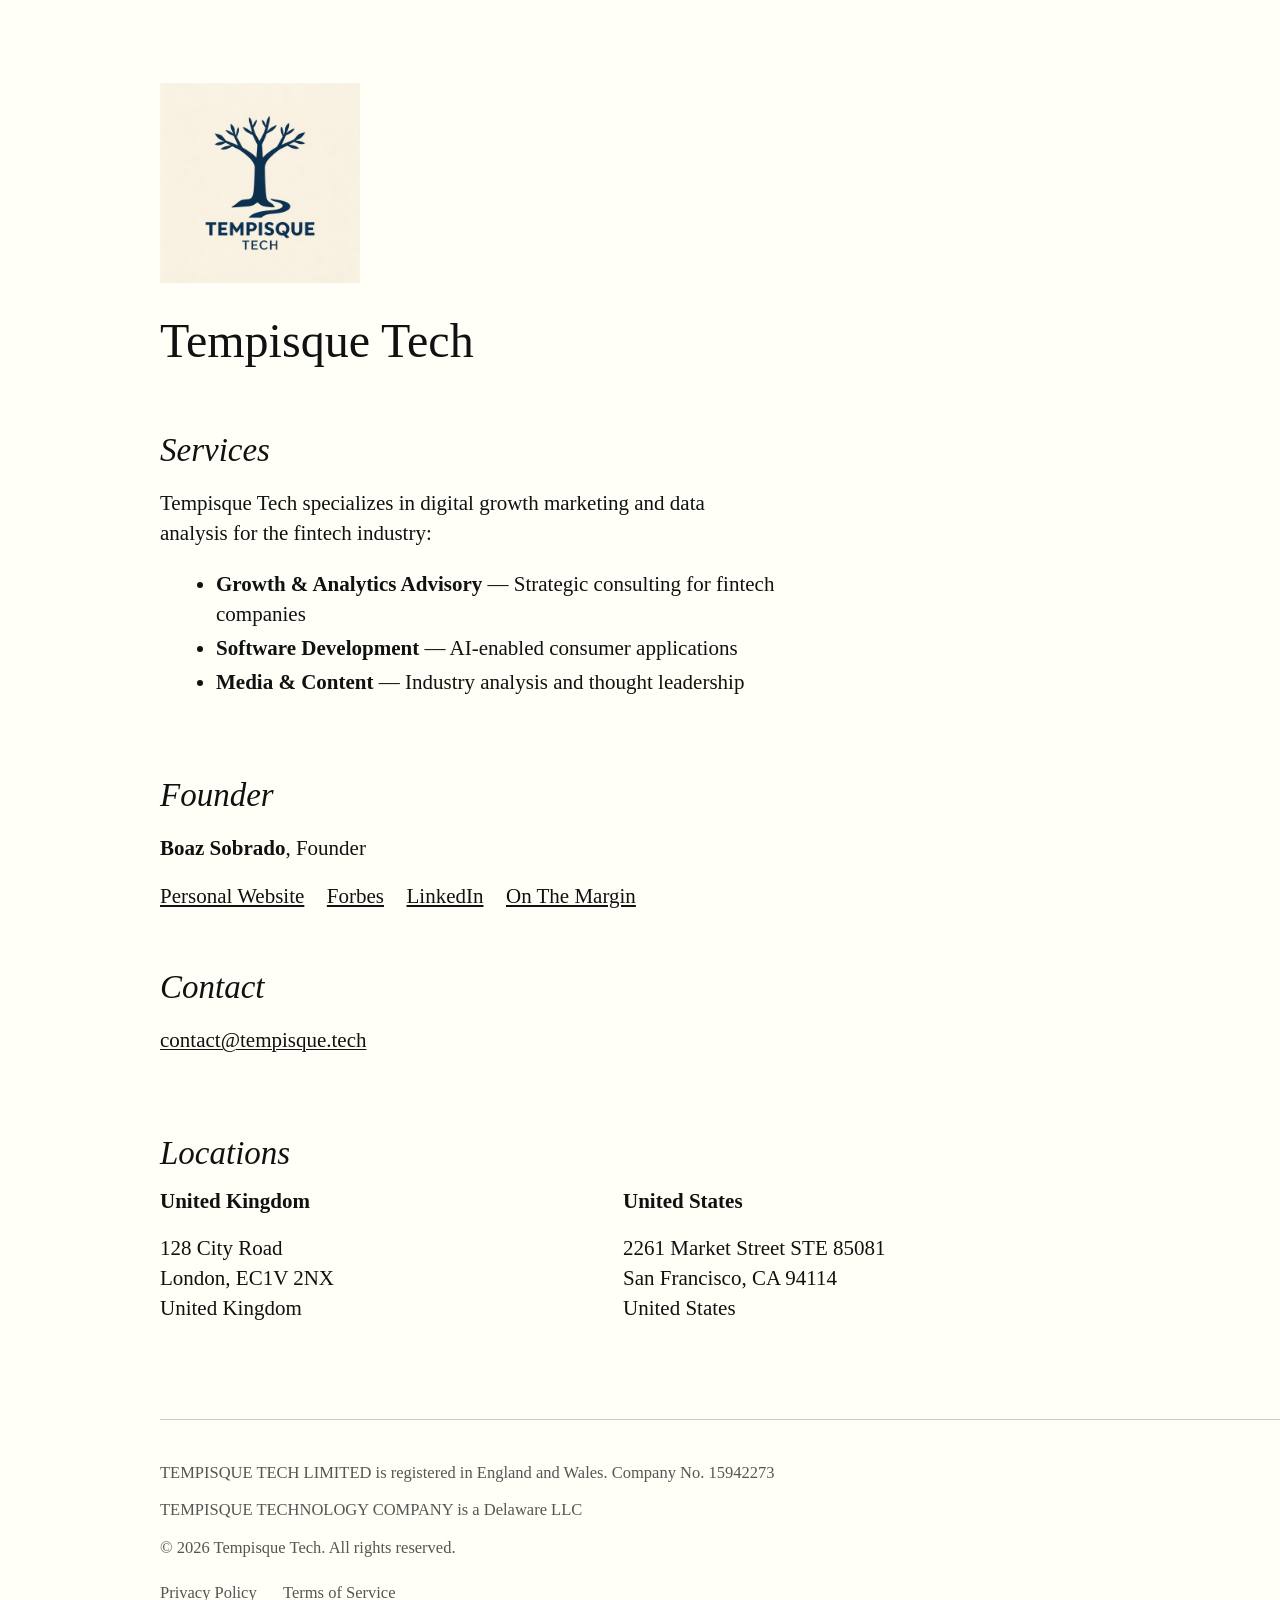
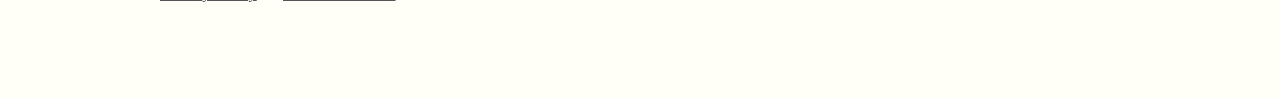
<file: index.html>
<!doctype html>
<html lang="en">
    <head>
        <meta charset="UTF-8" />
        <meta name="viewport" content="width=device-width, initial-scale=1.0" />
        <title>Tempisque Tech | Digital Growth Marketing & Data Analysis</title>
        <meta
            name="description"
            content="Tempisque Tech specializes in digital growth marketing and data analysis for the fintech industry."
        />

        <!-- Open Graph -->
        <meta
            property="og:title"
            content="Tempisque Tech | Digital Growth Marketing & Data Analysis"
        />
        <meta
            property="og:description"
            content="Digital growth marketing and data analysis for fintech. Advisory, software development, and media services."
        />
        <meta property="og:type" content="website" />
        <meta property="og:url" content="https://tempisque.tech" />
        <meta
            property="og:image"
            content="https://tempisque.tech/images/og-image.png"
        />

        <!-- Favicons -->
        <link
            rel="apple-touch-icon"
            sizes="180x180"
            href="images/apple-touch-icon.png"
        />
        <link
            rel="icon"
            type="image/png"
            sizes="32x32"
            href="images/favicon-32x32.png"
        />
        <link
            rel="icon"
            type="image/png"
            sizes="16x16"
            href="images/favicon-16x16.png"
        />
        <link rel="manifest" href="site.webmanifest" />

        <!-- Structured Data -->
        <script type="application/ld+json">
            {
                "@context": "https://schema.org",
                "@type": "Organization",
                "name": "Tempisque Tech",
                "url": "https://tempisque.tech",
                "email": "contact@tempisque.tech",
                "founder": {
                    "@type": "Person",
                    "name": "Boaz Sobrado"
                },
                "address": [
                    {
                        "@type": "PostalAddress",
                        "streetAddress": "128 City Road",
                        "addressLocality": "London",
                        "postalCode": "EC1V 2NX",
                        "addressCountry": "GB"
                    },
                    {
                        "@type": "PostalAddress",
                        "streetAddress": "2261 Market Street STE 85081",
                        "addressLocality": "San Francisco",
                        "addressRegion": "CA",
                        "postalCode": "94114",
                        "addressCountry": "US"
                    }
                ]
            }
        </script>

        <!-- Mixpanel -->
        <script type="text/javascript">
            (function (e, c) {
                if (!c.__SV) {
                    var l, h;
                    window.mixpanel = c;
                    c._i = [];
                    c.init = function (q, r, f) {
                        function t(d, a) {
                            var g = a.split(".");
                            2 == g.length && ((d = d[g[0]]), (a = g[1]));
                            d[a] = function () {
                                d.push(
                                    [a].concat(
                                        Array.prototype.slice.call(
                                            arguments,
                                            0,
                                        ),
                                    ),
                                );
                            };
                        }
                        var b = c;
                        "undefined" !== typeof f
                            ? (b = c[f] = [])
                            : (f = "mixpanel");
                        b.people = b.people || [];
                        b.toString = function (d) {
                            var a = "mixpanel";
                            "mixpanel" !== f && (a += "." + f);
                            d || (a += " (stub)");
                            return a;
                        };
                        b.people.toString = function () {
                            return b.toString(1) + ".people (stub)";
                        };
                        l =
                            "disable time_event track track_pageview track_links track_forms track_with_groups add_group set_group remove_group register register_once alias unregister identify name_tag set_config reset opt_in_tracking opt_out_tracking has_opted_in_tracking has_opted_out_tracking clear_opt_in_out_tracking start_batch_senders start_session_recording stop_session_recording people.set people.set_once people.unset people.increment people.append people.union people.track_charge people.clear_charges people.delete_user people.remove".split(
                                " ",
                            );
                        for (h = 0; h < l.length; h++) t(b, l[h]);
                        var n = "set set_once union unset remove delete".split(
                            " ",
                        );
                        b.get_group = function () {
                            function d(p) {
                                a[p] = function () {
                                    b.push([
                                        g,
                                        [p].concat(
                                            Array.prototype.slice.call(
                                                arguments,
                                                0,
                                            ),
                                        ),
                                    ]);
                                };
                            }
                            for (
                                var a = {},
                                    g = ["get_group"].concat(
                                        Array.prototype.slice.call(
                                            arguments,
                                            0,
                                        ),
                                    ),
                                    m = 0;
                                m < n.length;
                                m++
                            )
                                d(n[m]);
                            return a;
                        };
                        c._i.push([q, r, f]);
                    };
                    c.__SV = 1.2;
                    var k = e.createElement("script");
                    k.type = "text/javascript";
                    k.async = !0;
                    k.src =
                        "undefined" !== typeof MIXPANEL_CUSTOM_LIB_URL
                            ? MIXPANEL_CUSTOM_LIB_URL
                            : "file:" === e.location.protocol &&
                                "//cdn.mxpnl.com/libs/mixpanel-2-latest.min.js".match(
                                    /^\/\//,
                                )
                              ? "https://cdn.mxpnl.com/libs/mixpanel-2-latest.min.js"
                              : "//cdn.mxpnl.com/libs/mixpanel-2-latest.min.js";
                    e = e.getElementsByTagName("script")[0];
                    e.parentNode.insertBefore(k, e);
                }
            })(document, window.mixpanel || []);

            mixpanel.init("7dad878a01f10ee891e561cc780f1b2f", {
                autocapture: true,
                record_sessions_percent: 100,
                ignore_dnt: true,
            });
        </script>

        <link rel="stylesheet" href="css/tufte.css" />
        <link rel="stylesheet" href="css/custom.css" />
    </head>
    <body>
        <article>
            <header>
                <img
                    src="images/tempisque_tech_logo.jpeg"
                    alt="Tempisque Tech"
                    class="logo"
                />
                <h1>Tempisque Tech</h1>
            </header>

            <section id="services">
                <h2>Services</h2>
                <p>
                    Tempisque Tech specializes in digital growth marketing and
                    data analysis for the fintech industry:
                </p>
                <ul>
                    <li>
                        <strong>Growth & Analytics Advisory</strong> — Strategic
                        consulting for fintech companies
                    </li>
                    <li>
                        <strong>Software Development</strong> — AI-enabled
                        consumer applications
                    </li>
                    <li>
                        <strong>Media & Content</strong> — Industry analysis and
                        thought leadership
                    </li>
                </ul>
            </section>

            <section id="founder">
                <h2>Founder</h2>
                <p><strong>Boaz Sobrado</strong>, Founder</p>
                <nav class="profile-links">
                    <a
                        href="https://boazsobrado.com/"
                        target="_blank"
                        rel="noopener"
                        >Personal Website</a
                    >
                    <a
                        href="https://www.forbes.com/sites/boazsobrado/"
                        target="_blank"
                        rel="noopener"
                        >Forbes</a
                    >
                    <a
                        href="https://www.linkedin.com/in/boazsobrado/"
                        target="_blank"
                        rel="noopener"
                        >LinkedIn</a
                    >
                    <a
                        href="https://www.on-the-margin.com/"
                        target="_blank"
                        rel="noopener"
                        >On The Margin</a
                    >
                </nav>
            </section>

            <section id="contact">
                <h2>Contact</h2>
                <p class="contact-email">
                    <a href="mailto:contact@tempisque.tech"
                        >contact@tempisque.tech</a
                    >
                </p>
            </section>

            <section id="locations">
                <h2>Locations</h2>
                <div class="addresses">
                    <div class="address">
                        <h3>United Kingdom</h3>
                        <p>
                            128 City Road<br />
                            London, EC1V 2NX<br />
                            United Kingdom
                        </p>
                    </div>
                    <div class="address">
                        <h3>United States</h3>
                        <p>
                            2261 Market Street STE 85081<br />
                            San Francisco, CA 94114<br />
                            United States
                        </p>
                    </div>
                </div>
            </section>

            <footer>
                <p>
                    TEMPISQUE TECH LIMITED is registered in England and Wales.
                    Company No. 15942273
                </p>
                <p>TEMPISQUE TECHNOLOGY COMPANY is a Delaware LLC</p>
                <p>&copy; 2026 Tempisque Tech. All rights reserved.</p>
                <p class="legal-links">
                    <a href="privacy.html">Privacy Policy</a>
                    <a href="terms.html">Terms of Service</a>
                </p>
            </footer>
        </article>
    </body>
</html>
</file>
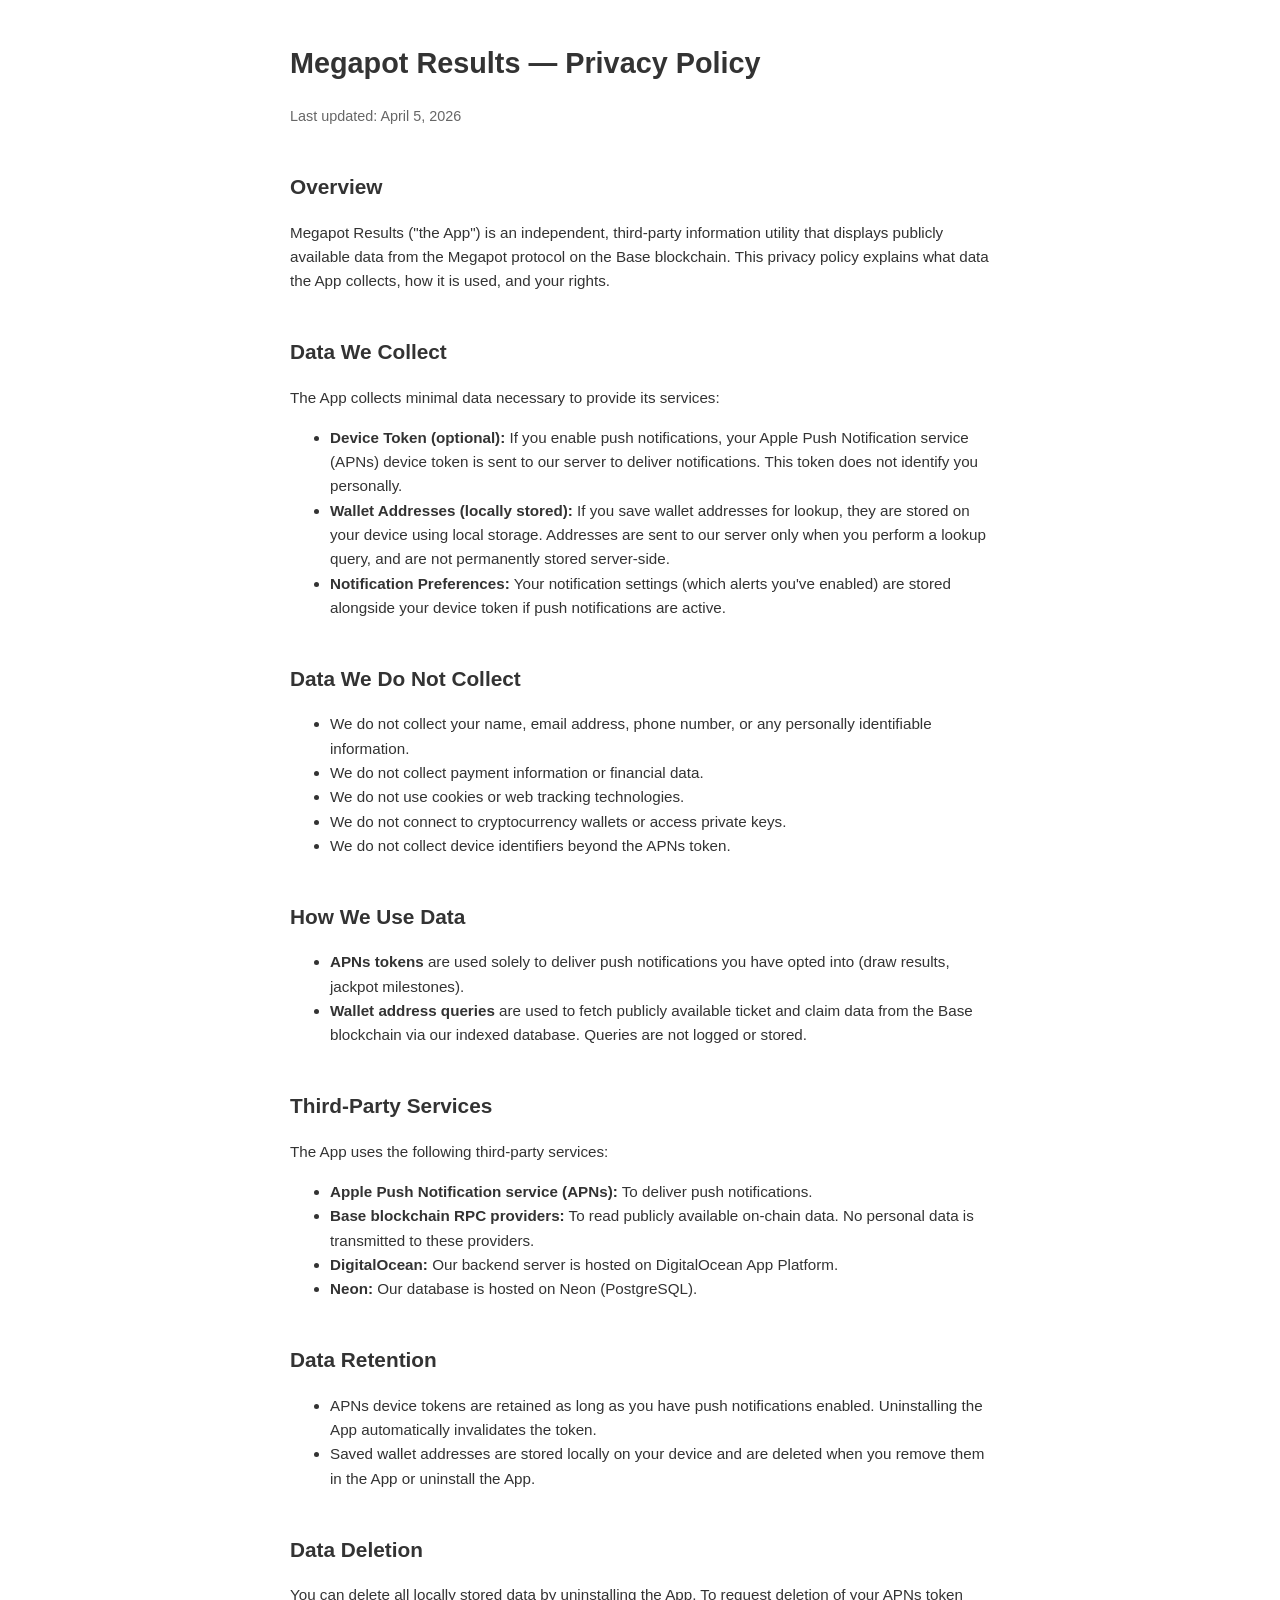
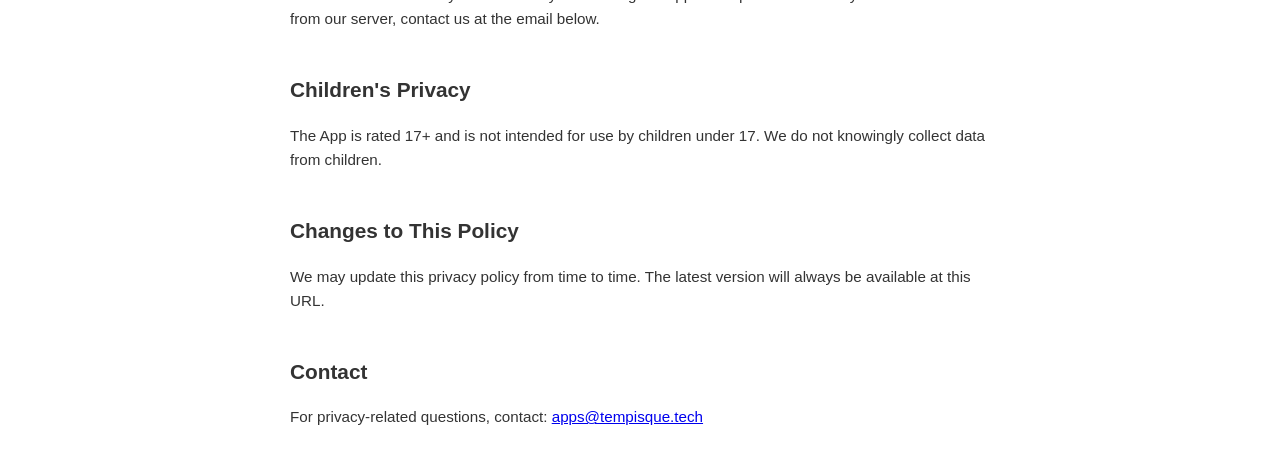
<file: megapot-results/privacy/index.html>
<!DOCTYPE html>
<html lang="en">
<head>
  <meta charset="UTF-8">
  <meta name="viewport" content="width=device-width, initial-scale=1.0">
  <title>Megapot Results — Privacy Policy</title>
  <style>
    body { font-family: -apple-system, BlinkMacSystemFont, 'Segoe UI', Roboto, sans-serif; max-width: 700px; margin: 40px auto; padding: 0 20px; line-height: 1.6; color: #333; }
    h1 { font-size: 1.8em; }
    h2 { font-size: 1.3em; margin-top: 2em; }
    p, li { font-size: 0.95em; }
    .date { color: #666; font-size: 0.9em; }
  </style>
</head>
<body>
  <h1>Megapot Results — Privacy Policy</h1>
  <p class="date">Last updated: April 5, 2026</p>

  <h2>Overview</h2>
  <p>Megapot Results ("the App") is an independent, third-party information utility that displays publicly available data from the Megapot protocol on the Base blockchain. This privacy policy explains what data the App collects, how it is used, and your rights.</p>

  <h2>Data We Collect</h2>
  <p>The App collects minimal data necessary to provide its services:</p>
  <ul>
    <li><strong>Device Token (optional):</strong> If you enable push notifications, your Apple Push Notification service (APNs) device token is sent to our server to deliver notifications. This token does not identify you personally.</li>
    <li><strong>Wallet Addresses (locally stored):</strong> If you save wallet addresses for lookup, they are stored on your device using local storage. Addresses are sent to our server only when you perform a lookup query, and are not permanently stored server-side.</li>
    <li><strong>Notification Preferences:</strong> Your notification settings (which alerts you've enabled) are stored alongside your device token if push notifications are active.</li>
  </ul>

  <h2>Data We Do Not Collect</h2>
  <ul>
    <li>We do not collect your name, email address, phone number, or any personally identifiable information.</li>
    <li>We do not collect payment information or financial data.</li>
    <li>We do not use cookies or web tracking technologies.</li>
    <li>We do not connect to cryptocurrency wallets or access private keys.</li>
    <li>We do not collect device identifiers beyond the APNs token.</li>
  </ul>

  <h2>How We Use Data</h2>
  <ul>
    <li><strong>APNs tokens</strong> are used solely to deliver push notifications you have opted into (draw results, jackpot milestones).</li>
    <li><strong>Wallet address queries</strong> are used to fetch publicly available ticket and claim data from the Base blockchain via our indexed database. Queries are not logged or stored.</li>
  </ul>

  <h2>Third-Party Services</h2>
  <p>The App uses the following third-party services:</p>
  <ul>
    <li><strong>Apple Push Notification service (APNs):</strong> To deliver push notifications.</li>
    <li><strong>Base blockchain RPC providers:</strong> To read publicly available on-chain data. No personal data is transmitted to these providers.</li>
    <li><strong>DigitalOcean:</strong> Our backend server is hosted on DigitalOcean App Platform.</li>
    <li><strong>Neon:</strong> Our database is hosted on Neon (PostgreSQL).</li>
  </ul>

  <h2>Data Retention</h2>
  <ul>
    <li>APNs device tokens are retained as long as you have push notifications enabled. Uninstalling the App automatically invalidates the token.</li>
    <li>Saved wallet addresses are stored locally on your device and are deleted when you remove them in the App or uninstall the App.</li>
  </ul>

  <h2>Data Deletion</h2>
  <p>You can delete all locally stored data by uninstalling the App. To request deletion of your APNs token from our server, contact us at the email below.</p>

  <h2>Children's Privacy</h2>
  <p>The App is rated 17+ and is not intended for use by children under 17. We do not knowingly collect data from children.</p>

  <h2>Changes to This Policy</h2>
  <p>We may update this privacy policy from time to time. The latest version will always be available at this URL.</p>

  <h2>Contact</h2>
  <p>For privacy-related questions, contact: <a href="mailto:apps@tempisque.tech">apps@tempisque.tech</a></p>
</body>
</html>
</file>
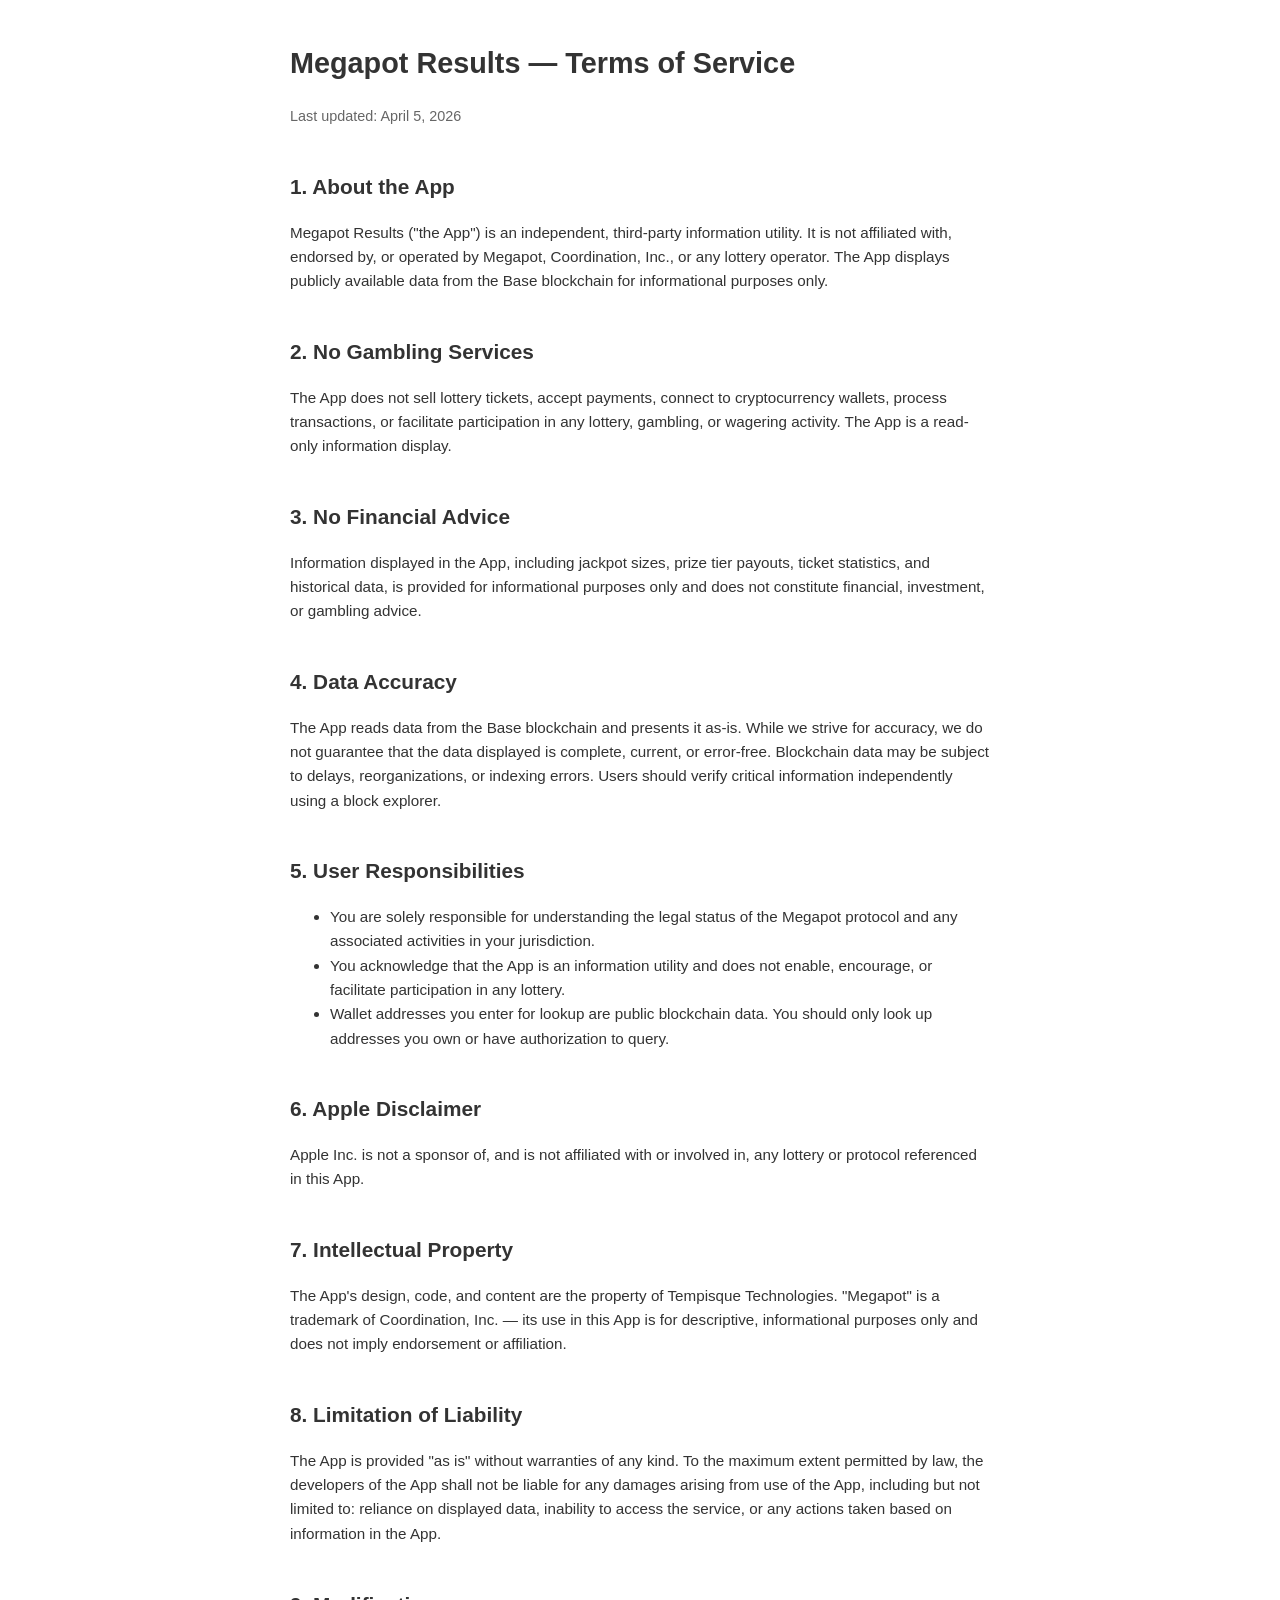
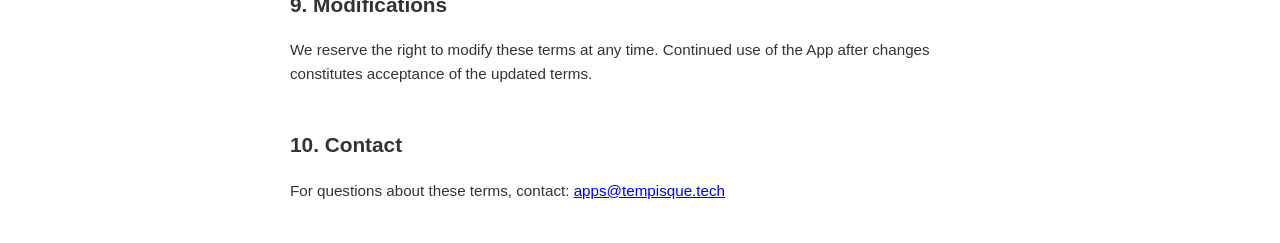
<file: megapot-results/terms/index.html>
<!DOCTYPE html>
<html lang="en">
<head>
  <meta charset="UTF-8">
  <meta name="viewport" content="width=device-width, initial-scale=1.0">
  <title>Megapot Results — Terms of Service</title>
  <style>
    body { font-family: -apple-system, BlinkMacSystemFont, 'Segoe UI', Roboto, sans-serif; max-width: 700px; margin: 40px auto; padding: 0 20px; line-height: 1.6; color: #333; }
    h1 { font-size: 1.8em; }
    h2 { font-size: 1.3em; margin-top: 2em; }
    p, li { font-size: 0.95em; }
    .date { color: #666; font-size: 0.9em; }
  </style>
</head>
<body>
  <h1>Megapot Results — Terms of Service</h1>
  <p class="date">Last updated: April 5, 2026</p>

  <h2>1. About the App</h2>
  <p>Megapot Results ("the App") is an independent, third-party information utility. It is not affiliated with, endorsed by, or operated by Megapot, Coordination, Inc., or any lottery operator. The App displays publicly available data from the Base blockchain for informational purposes only.</p>

  <h2>2. No Gambling Services</h2>
  <p>The App does not sell lottery tickets, accept payments, connect to cryptocurrency wallets, process transactions, or facilitate participation in any lottery, gambling, or wagering activity. The App is a read-only information display.</p>

  <h2>3. No Financial Advice</h2>
  <p>Information displayed in the App, including jackpot sizes, prize tier payouts, ticket statistics, and historical data, is provided for informational purposes only and does not constitute financial, investment, or gambling advice.</p>

  <h2>4. Data Accuracy</h2>
  <p>The App reads data from the Base blockchain and presents it as-is. While we strive for accuracy, we do not guarantee that the data displayed is complete, current, or error-free. Blockchain data may be subject to delays, reorganizations, or indexing errors. Users should verify critical information independently using a block explorer.</p>

  <h2>5. User Responsibilities</h2>
  <ul>
    <li>You are solely responsible for understanding the legal status of the Megapot protocol and any associated activities in your jurisdiction.</li>
    <li>You acknowledge that the App is an information utility and does not enable, encourage, or facilitate participation in any lottery.</li>
    <li>Wallet addresses you enter for lookup are public blockchain data. You should only look up addresses you own or have authorization to query.</li>
  </ul>

  <h2>6. Apple Disclaimer</h2>
  <p>Apple Inc. is not a sponsor of, and is not affiliated with or involved in, any lottery or protocol referenced in this App.</p>

  <h2>7. Intellectual Property</h2>
  <p>The App's design, code, and content are the property of Tempisque Technologies. "Megapot" is a trademark of Coordination, Inc. — its use in this App is for descriptive, informational purposes only and does not imply endorsement or affiliation.</p>

  <h2>8. Limitation of Liability</h2>
  <p>The App is provided "as is" without warranties of any kind. To the maximum extent permitted by law, the developers of the App shall not be liable for any damages arising from use of the App, including but not limited to: reliance on displayed data, inability to access the service, or any actions taken based on information in the App.</p>

  <h2>9. Modifications</h2>
  <p>We reserve the right to modify these terms at any time. Continued use of the App after changes constitutes acceptance of the updated terms.</p>

  <h2>10. Contact</h2>
  <p>For questions about these terms, contact: <a href="mailto:apps@tempisque.tech">apps@tempisque.tech</a></p>
</body>
</html>
</file>
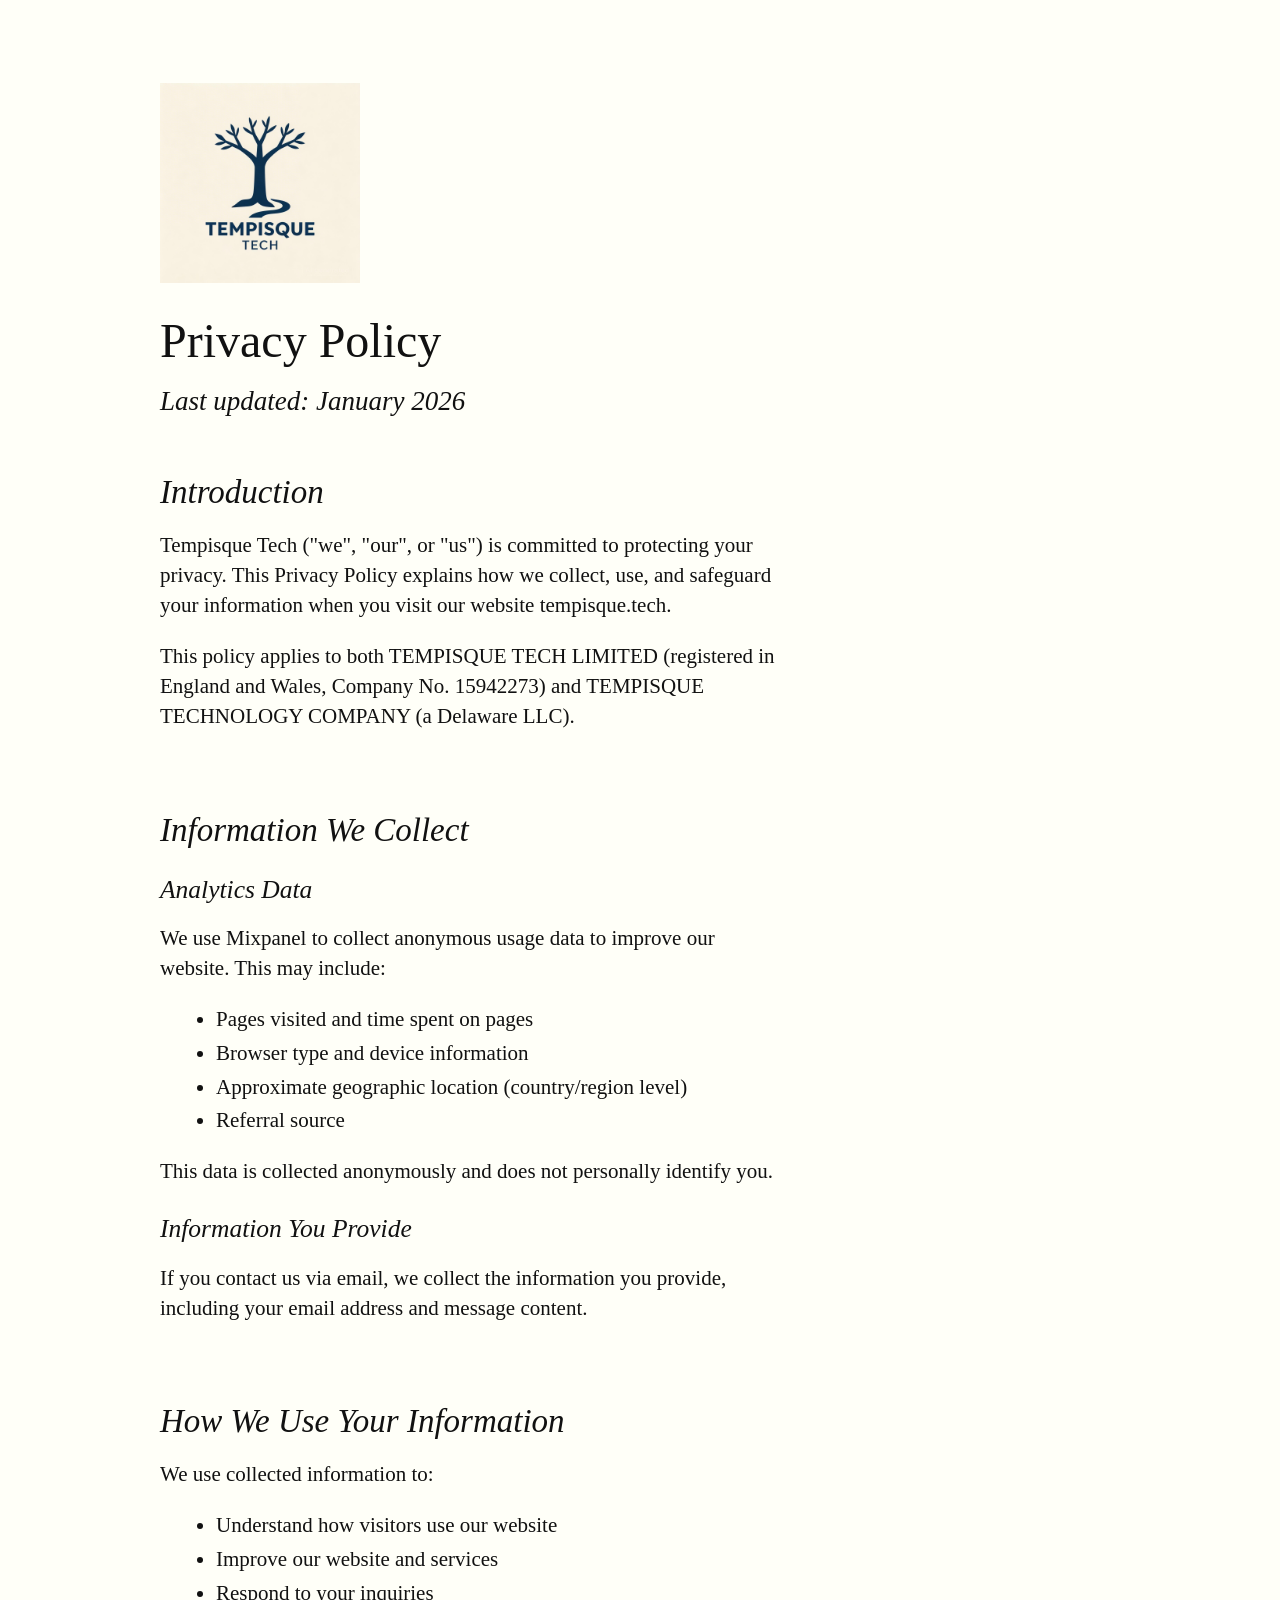
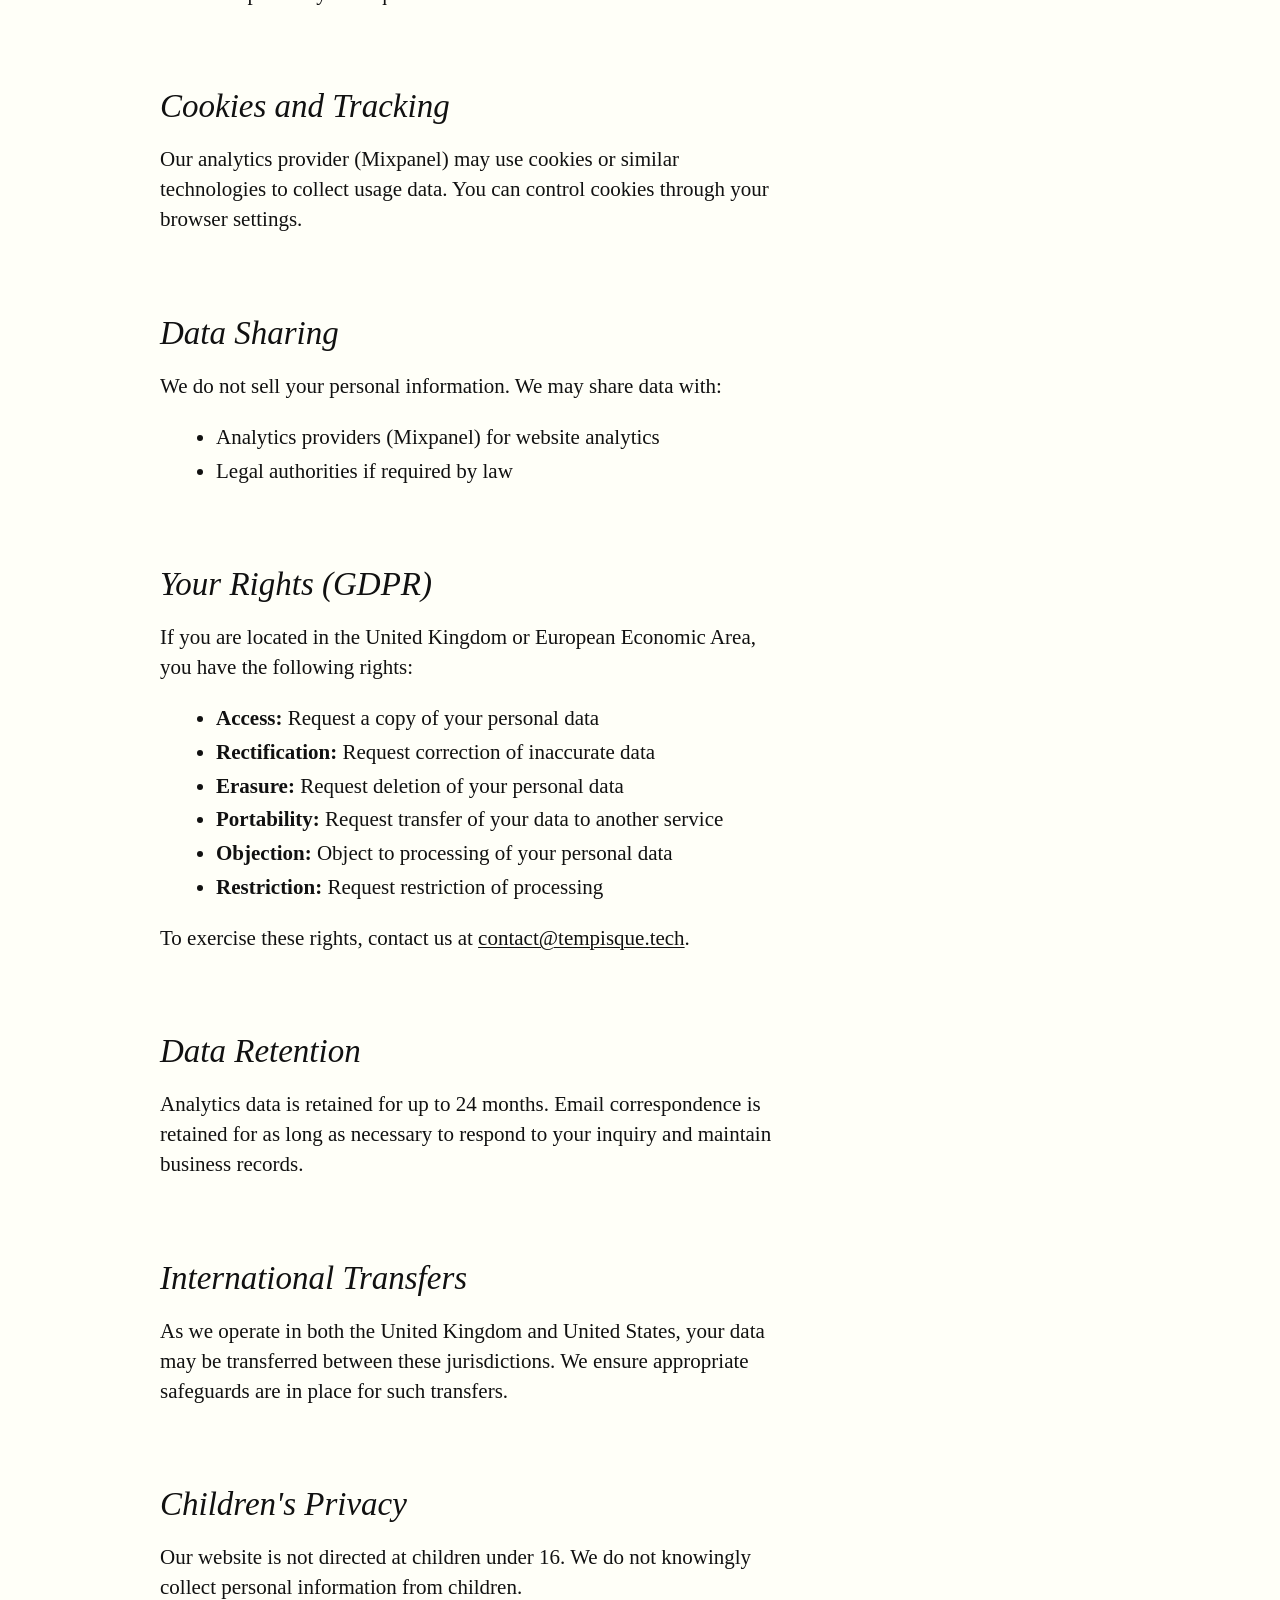
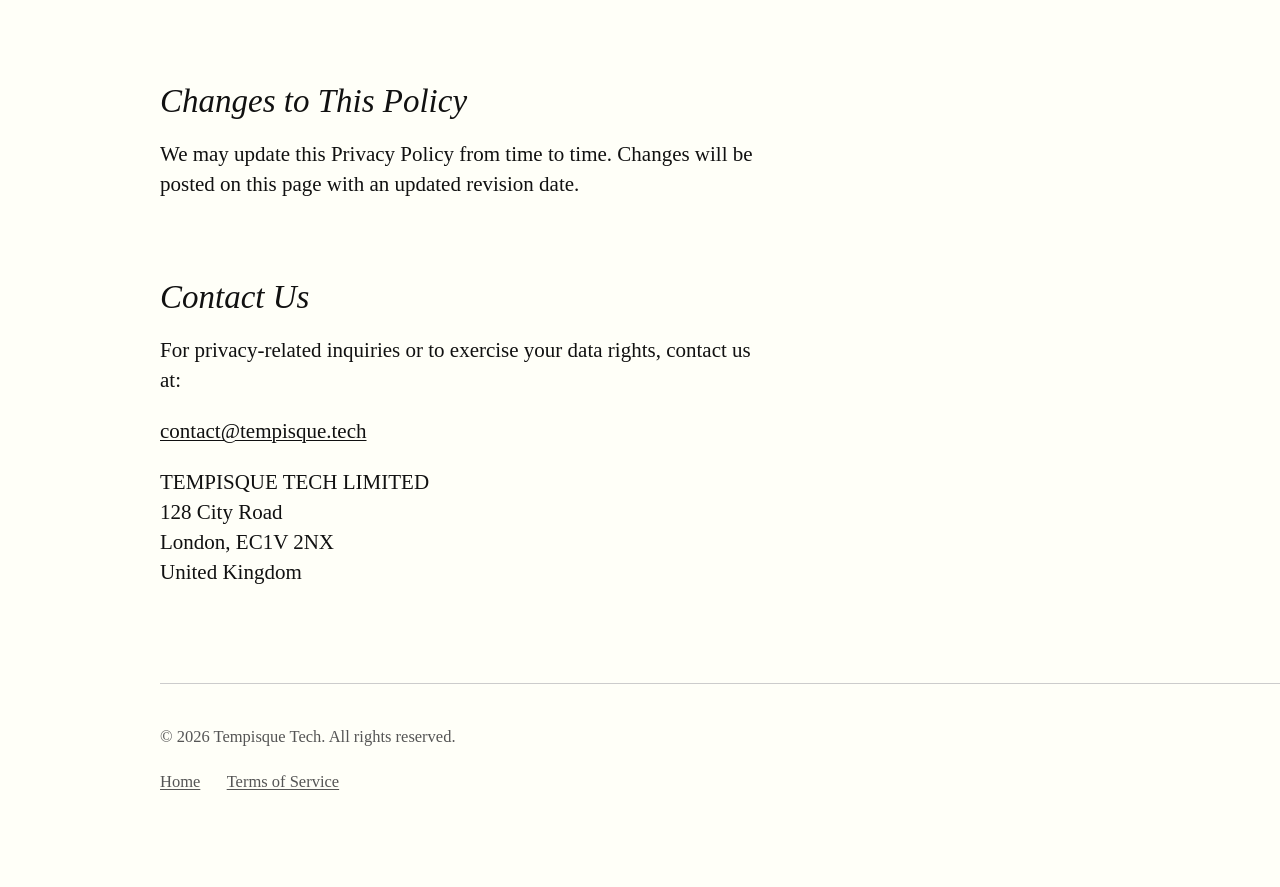
<file: privacy.html>
<!doctype html>
<html lang="en">
    <head>
        <meta charset="UTF-8" />
        <meta name="viewport" content="width=device-width, initial-scale=1.0" />
        <title>Privacy Policy | Tempisque Tech</title>
        <meta
            name="description"
            content="Privacy Policy for Tempisque Tech - how we collect, use, and protect your data."
        />
        <!-- Mixpanel -->
        <script type="text/javascript">
            (function (e, c) {
                if (!c.__SV) {
                    var l, h;
                    window.mixpanel = c;
                    c._i = [];
                    c.init = function (q, r, f) {
                        function t(d, a) {
                            var g = a.split(".");
                            2 == g.length && ((d = d[g[0]]), (a = g[1]));
                            d[a] = function () {
                                d.push(
                                    [a].concat(
                                        Array.prototype.slice.call(
                                            arguments,
                                            0,
                                        ),
                                    ),
                                );
                            };
                        }
                        var b = c;
                        "undefined" !== typeof f
                            ? (b = c[f] = [])
                            : (f = "mixpanel");
                        b.people = b.people || [];
                        b.toString = function (d) {
                            var a = "mixpanel";
                            "mixpanel" !== f && (a += "." + f);
                            d || (a += " (stub)");
                            return a;
                        };
                        b.people.toString = function () {
                            return b.toString(1) + ".people (stub)";
                        };
                        l =
                            "disable time_event track track_pageview track_links track_forms track_with_groups add_group set_group remove_group register register_once alias unregister identify name_tag set_config reset opt_in_tracking opt_out_tracking has_opted_in_tracking has_opted_out_tracking clear_opt_in_out_tracking start_batch_senders start_session_recording stop_session_recording people.set people.set_once people.unset people.increment people.append people.union people.track_charge people.clear_charges people.delete_user people.remove".split(
                                " ",
                            );
                        for (h = 0; h < l.length; h++) t(b, l[h]);
                        var n = "set set_once union unset remove delete".split(
                            " ",
                        );
                        b.get_group = function () {
                            function d(p) {
                                a[p] = function () {
                                    b.push([
                                        g,
                                        [p].concat(
                                            Array.prototype.slice.call(
                                                arguments,
                                                0,
                                            ),
                                        ),
                                    ]);
                                };
                            }
                            for (
                                var a = {},
                                    g = ["get_group"].concat(
                                        Array.prototype.slice.call(
                                            arguments,
                                            0,
                                        ),
                                    ),
                                    m = 0;
                                m < n.length;
                                m++
                            )
                                d(n[m]);
                            return a;
                        };
                        c._i.push([q, r, f]);
                    };
                    c.__SV = 1.2;
                    var k = e.createElement("script");
                    k.type = "text/javascript";
                    k.async = !0;
                    k.src =
                        "undefined" !== typeof MIXPANEL_CUSTOM_LIB_URL
                            ? MIXPANEL_CUSTOM_LIB_URL
                            : "file:" === e.location.protocol &&
                                "//cdn.mxpnl.com/libs/mixpanel-2-latest.min.js".match(
                                    /^\/\//,
                                )
                              ? "https://cdn.mxpnl.com/libs/mixpanel-2-latest.min.js"
                              : "//cdn.mxpnl.com/libs/mixpanel-2-latest.min.js";
                    e = e.getElementsByTagName("script")[0];
                    e.parentNode.insertBefore(k, e);
                }
            })(document, window.mixpanel || []);

            mixpanel.init("7dad878a01f10ee891e561cc780f1b2f", {
                autocapture: true,
                record_sessions_percent: 100,
                ignore_dnt: true,
            });
        </script>

        <link rel="stylesheet" href="css/tufte.css" />
        <link rel="stylesheet" href="css/custom.css" />
    </head>
    <body>
        <article>
            <header>
                <a href="index.html"
                    ><img
                        src="images/tempisque_tech_logo.jpeg"
                        alt="Tempisque Tech"
                        class="logo"
                /></a>
                <h1>Privacy Policy</h1>
                <p class="subtitle">Last updated: January 2026</p>
            </header>

            <section>
                <h2>Introduction</h2>
                <p>
                    Tempisque Tech ("we", "our", or "us") is committed to
                    protecting your privacy. This Privacy Policy explains how we
                    collect, use, and safeguard your information when you visit
                    our website tempisque.tech.
                </p>
                <p>
                    This policy applies to both TEMPISQUE TECH LIMITED
                    (registered in England and Wales, Company No. 15942273) and
                    TEMPISQUE TECHNOLOGY COMPANY (a Delaware LLC).
                </p>
            </section>

            <section>
                <h2>Information We Collect</h2>
                <h3>Analytics Data</h3>
                <p>
                    We use Mixpanel to collect anonymous usage data to improve
                    our website. This may include:
                </p>
                <ul>
                    <li>Pages visited and time spent on pages</li>
                    <li>Browser type and device information</li>
                    <li>
                        Approximate geographic location (country/region level)
                    </li>
                    <li>Referral source</li>
                </ul>
                <p>
                    This data is collected anonymously and does not personally
                    identify you.
                </p>

                <h3>Information You Provide</h3>
                <p>
                    If you contact us via email, we collect the information you
                    provide, including your email address and message content.
                </p>
            </section>

            <section>
                <h2>How We Use Your Information</h2>
                <p>We use collected information to:</p>
                <ul>
                    <li>Understand how visitors use our website</li>
                    <li>Improve our website and services</li>
                    <li>Respond to your inquiries</li>
                </ul>
            </section>

            <section>
                <h2>Cookies and Tracking</h2>
                <p>
                    Our analytics provider (Mixpanel) may use cookies or similar
                    technologies to collect usage data. You can control cookies
                    through your browser settings.
                </p>
            </section>

            <section>
                <h2>Data Sharing</h2>
                <p>
                    We do not sell your personal information. We may share data
                    with:
                </p>
                <ul>
                    <li>
                        Analytics providers (Mixpanel) for website analytics
                    </li>
                    <li>Legal authorities if required by law</li>
                </ul>
            </section>

            <section>
                <h2>Your Rights (GDPR)</h2>
                <p>
                    If you are located in the United Kingdom or European
                    Economic Area, you have the following rights:
                </p>
                <ul>
                    <li>
                        <strong>Access:</strong> Request a copy of your personal
                        data
                    </li>
                    <li>
                        <strong>Rectification:</strong> Request correction of
                        inaccurate data
                    </li>
                    <li>
                        <strong>Erasure:</strong> Request deletion of your
                        personal data
                    </li>
                    <li>
                        <strong>Portability:</strong> Request transfer of your
                        data to another service
                    </li>
                    <li>
                        <strong>Objection:</strong> Object to processing of your
                        personal data
                    </li>
                    <li>
                        <strong>Restriction:</strong> Request restriction of
                        processing
                    </li>
                </ul>
                <p>
                    To exercise these rights, contact us at
                    <a href="mailto:contact@tempisque.tech"
                        >contact@tempisque.tech</a
                    >.
                </p>
            </section>

            <section>
                <h2>Data Retention</h2>
                <p>
                    Analytics data is retained for up to 24 months. Email
                    correspondence is retained for as long as necessary to
                    respond to your inquiry and maintain business records.
                </p>
            </section>

            <section>
                <h2>International Transfers</h2>
                <p>
                    As we operate in both the United Kingdom and United States,
                    your data may be transferred between these jurisdictions. We
                    ensure appropriate safeguards are in place for such
                    transfers.
                </p>
            </section>

            <section>
                <h2>Children's Privacy</h2>
                <p>
                    Our website is not directed at children under 16. We do not
                    knowingly collect personal information from children.
                </p>
            </section>

            <section>
                <h2>Changes to This Policy</h2>
                <p>
                    We may update this Privacy Policy from time to time. Changes
                    will be posted on this page with an updated revision date.
                </p>
            </section>

            <section>
                <h2>Contact Us</h2>
                <p>
                    For privacy-related inquiries or to exercise your data
                    rights, contact us at:
                </p>
                <p>
                    <a href="mailto:contact@tempisque.tech"
                        >contact@tempisque.tech</a
                    >
                </p>
                <p>
                    TEMPISQUE TECH LIMITED<br />
                    128 City Road<br />
                    London, EC1V 2NX<br />
                    United Kingdom
                </p>
            </section>

            <footer>
                <p>&copy; 2026 Tempisque Tech. All rights reserved.</p>
                <p class="legal-links">
                    <a href="index.html">Home</a>
                    <a href="terms.html">Terms of Service</a>
                </p>
            </footer>
        </article>
    </body>
</html>
</file>
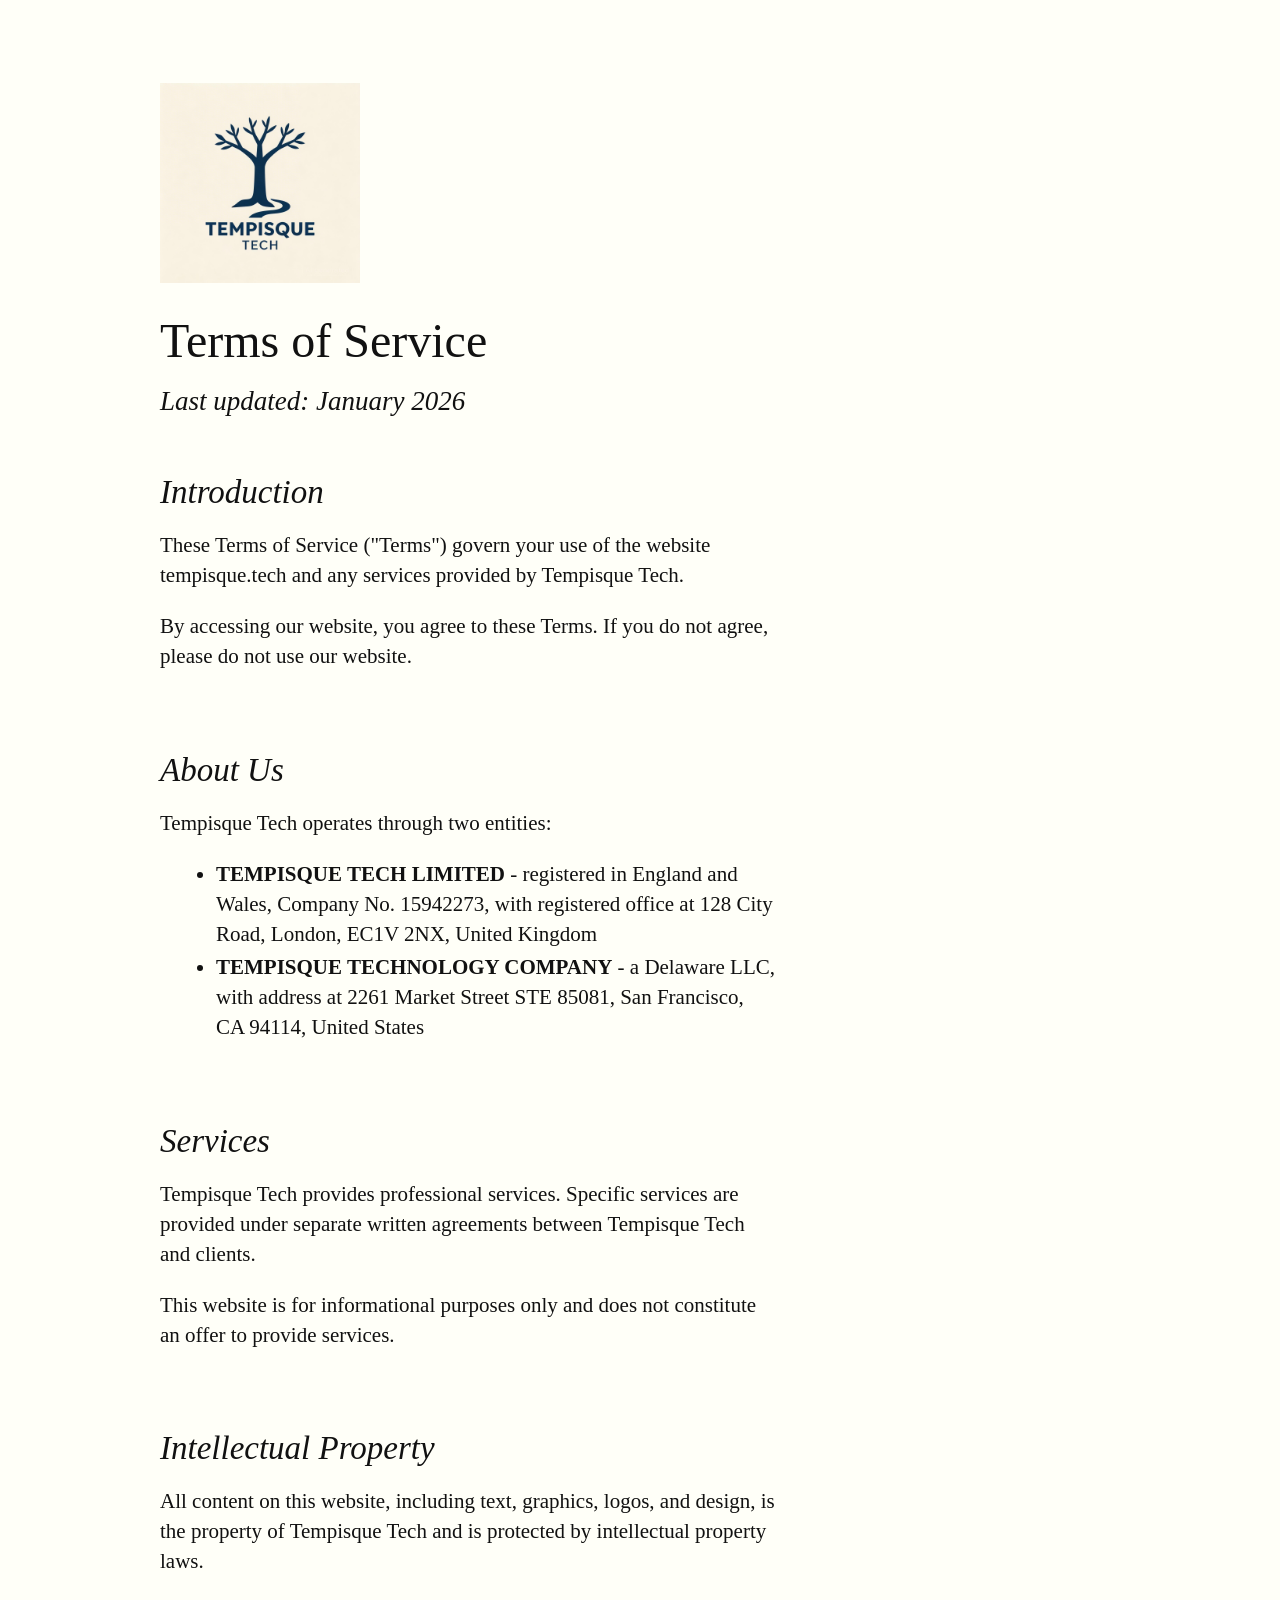
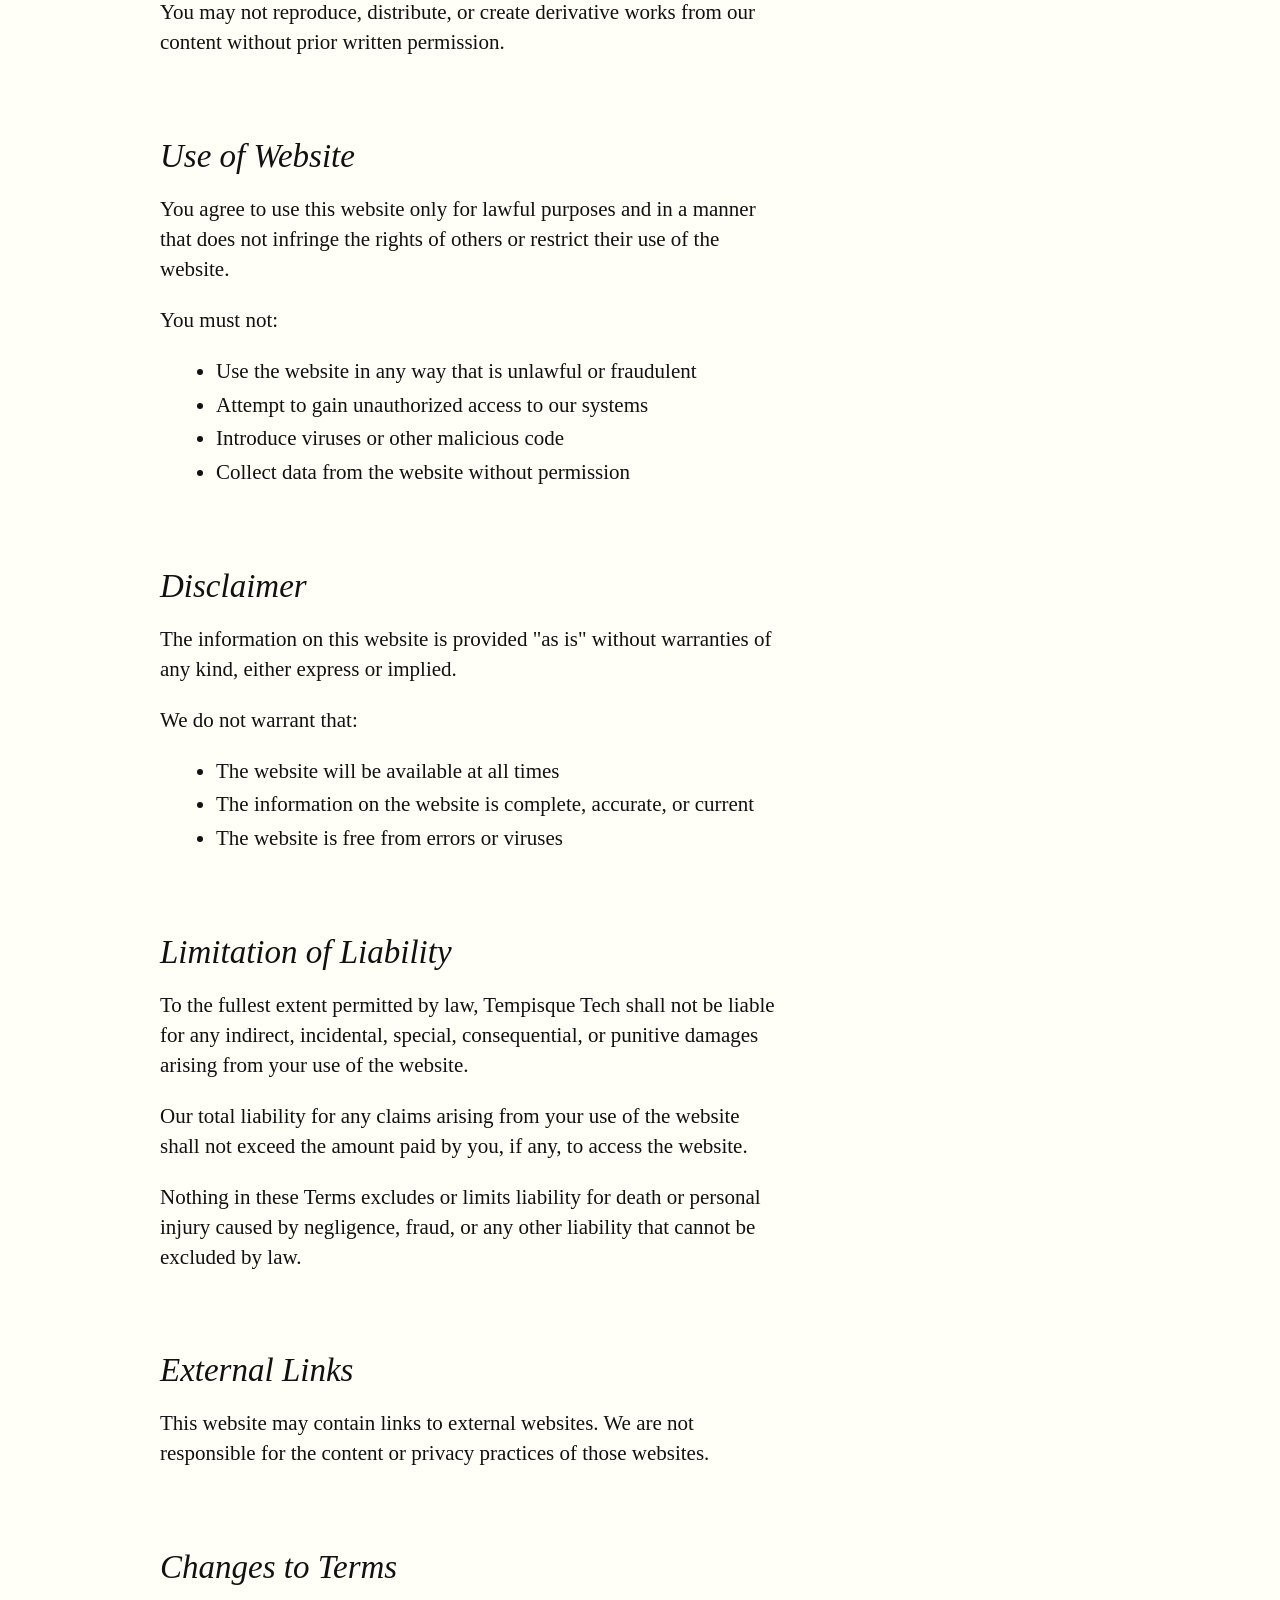
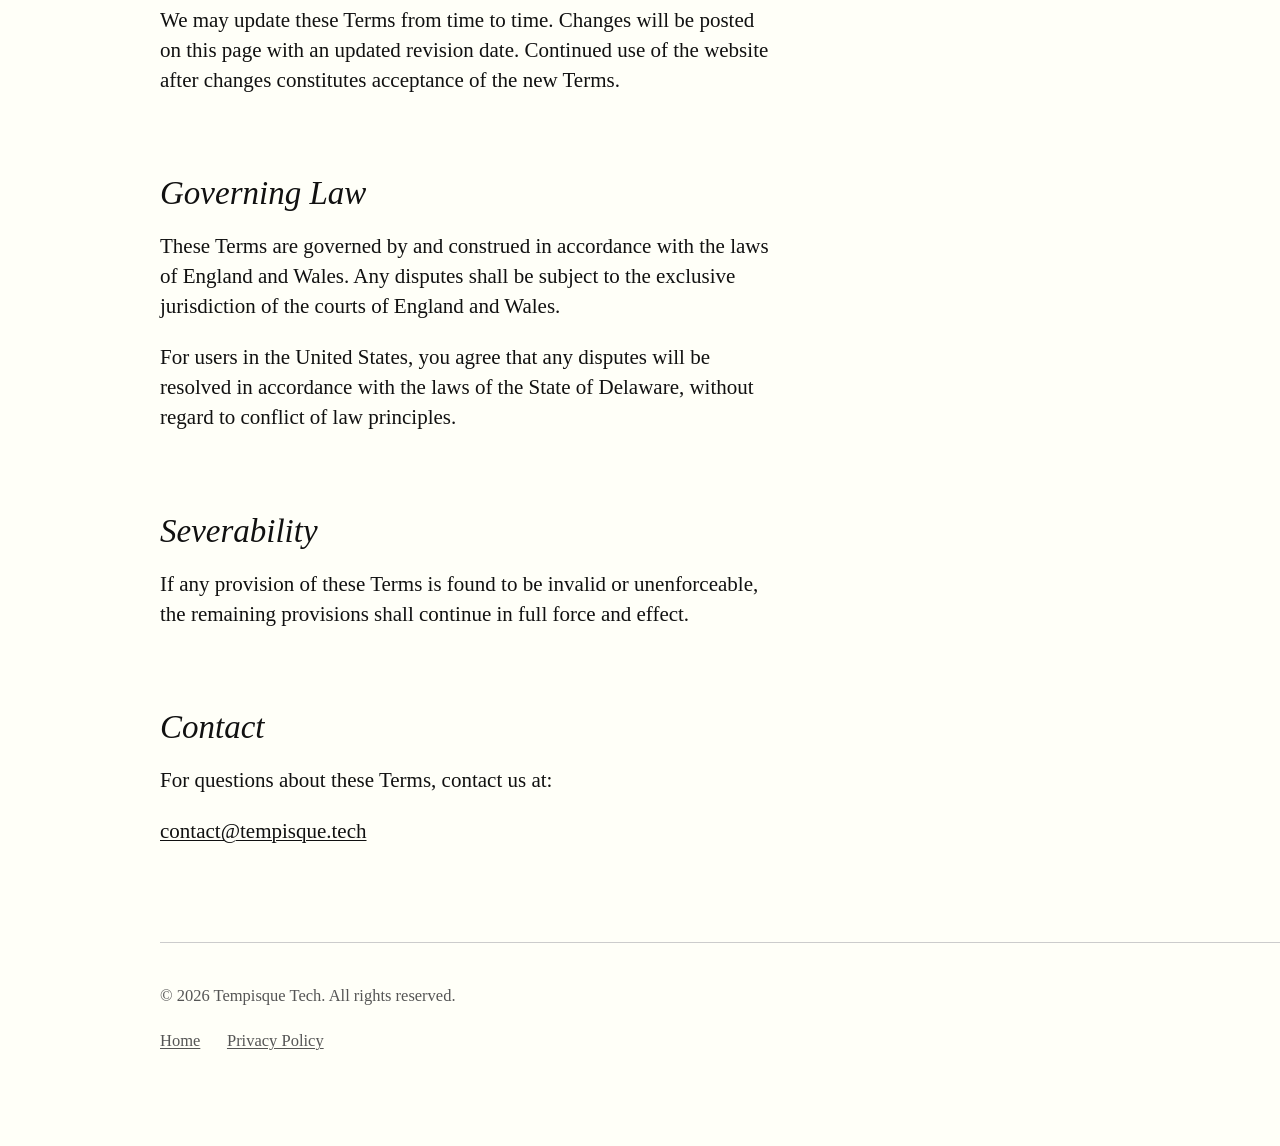
<file: terms.html>
<!doctype html>
<html lang="en">
    <head>
        <meta charset="UTF-8" />
        <meta name="viewport" content="width=device-width, initial-scale=1.0" />
        <title>Terms of Service | Tempisque Tech</title>
        <meta
            name="description"
            content="Terms of Service for Tempisque Tech professional services."
        />
        <!-- Mixpanel -->
        <script type="text/javascript">
            (function (e, c) {
                if (!c.__SV) {
                    var l, h;
                    window.mixpanel = c;
                    c._i = [];
                    c.init = function (q, r, f) {
                        function t(d, a) {
                            var g = a.split(".");
                            2 == g.length && ((d = d[g[0]]), (a = g[1]));
                            d[a] = function () {
                                d.push(
                                    [a].concat(
                                        Array.prototype.slice.call(
                                            arguments,
                                            0,
                                        ),
                                    ),
                                );
                            };
                        }
                        var b = c;
                        "undefined" !== typeof f
                            ? (b = c[f] = [])
                            : (f = "mixpanel");
                        b.people = b.people || [];
                        b.toString = function (d) {
                            var a = "mixpanel";
                            "mixpanel" !== f && (a += "." + f);
                            d || (a += " (stub)");
                            return a;
                        };
                        b.people.toString = function () {
                            return b.toString(1) + ".people (stub)";
                        };
                        l =
                            "disable time_event track track_pageview track_links track_forms track_with_groups add_group set_group remove_group register register_once alias unregister identify name_tag set_config reset opt_in_tracking opt_out_tracking has_opted_in_tracking has_opted_out_tracking clear_opt_in_out_tracking start_batch_senders start_session_recording stop_session_recording people.set people.set_once people.unset people.increment people.append people.union people.track_charge people.clear_charges people.delete_user people.remove".split(
                                " ",
                            );
                        for (h = 0; h < l.length; h++) t(b, l[h]);
                        var n = "set set_once union unset remove delete".split(
                            " ",
                        );
                        b.get_group = function () {
                            function d(p) {
                                a[p] = function () {
                                    b.push([
                                        g,
                                        [p].concat(
                                            Array.prototype.slice.call(
                                                arguments,
                                                0,
                                            ),
                                        ),
                                    ]);
                                };
                            }
                            for (
                                var a = {},
                                    g = ["get_group"].concat(
                                        Array.prototype.slice.call(
                                            arguments,
                                            0,
                                        ),
                                    ),
                                    m = 0;
                                m < n.length;
                                m++
                            )
                                d(n[m]);
                            return a;
                        };
                        c._i.push([q, r, f]);
                    };
                    c.__SV = 1.2;
                    var k = e.createElement("script");
                    k.type = "text/javascript";
                    k.async = !0;
                    k.src =
                        "undefined" !== typeof MIXPANEL_CUSTOM_LIB_URL
                            ? MIXPANEL_CUSTOM_LIB_URL
                            : "file:" === e.location.protocol &&
                                "//cdn.mxpnl.com/libs/mixpanel-2-latest.min.js".match(
                                    /^\/\//,
                                )
                              ? "https://cdn.mxpnl.com/libs/mixpanel-2-latest.min.js"
                              : "//cdn.mxpnl.com/libs/mixpanel-2-latest.min.js";
                    e = e.getElementsByTagName("script")[0];
                    e.parentNode.insertBefore(k, e);
                }
            })(document, window.mixpanel || []);

            mixpanel.init("7dad878a01f10ee891e561cc780f1b2f", {
                autocapture: true,
                record_sessions_percent: 100,
                ignore_dnt: true,
            });
        </script>

        <link rel="stylesheet" href="css/tufte.css" />
        <link rel="stylesheet" href="css/custom.css" />
    </head>
    <body>
        <article>
            <header>
                <a href="index.html"
                    ><img
                        src="images/tempisque_tech_logo.jpeg"
                        alt="Tempisque Tech"
                        class="logo"
                /></a>
                <h1>Terms of Service</h1>
                <p class="subtitle">Last updated: January 2026</p>
            </header>

            <section>
                <h2>Introduction</h2>
                <p>
                    These Terms of Service ("Terms") govern your use of the
                    website tempisque.tech and any services provided by
                    Tempisque Tech.
                </p>
                <p>
                    By accessing our website, you agree to these Terms. If you
                    do not agree, please do not use our website.
                </p>
            </section>

            <section>
                <h2>About Us</h2>
                <p>Tempisque Tech operates through two entities:</p>
                <ul>
                    <li>
                        <strong>TEMPISQUE TECH LIMITED</strong> - registered in
                        England and Wales, Company No. 15942273, with registered
                        office at 128 City Road, London, EC1V 2NX, United
                        Kingdom
                    </li>
                    <li>
                        <strong>TEMPISQUE TECHNOLOGY COMPANY</strong> - a
                        Delaware LLC, with address at 2261 Market Street STE
                        85081, San Francisco, CA 94114, United States
                    </li>
                </ul>
            </section>

            <section>
                <h2>Services</h2>
                <p>
                    Tempisque Tech provides professional services. Specific
                    services are provided under separate written agreements
                    between Tempisque Tech and clients.
                </p>
                <p>
                    This website is for informational purposes only and does not
                    constitute an offer to provide services.
                </p>
            </section>

            <section>
                <h2>Intellectual Property</h2>
                <p>
                    All content on this website, including text, graphics,
                    logos, and design, is the property of Tempisque Tech and is
                    protected by intellectual property laws.
                </p>
                <p>
                    You may not reproduce, distribute, or create derivative
                    works from our content without prior written permission.
                </p>
            </section>

            <section>
                <h2>Use of Website</h2>
                <p>
                    You agree to use this website only for lawful purposes and
                    in a manner that does not infringe the rights of others or
                    restrict their use of the website.
                </p>
                <p>You must not:</p>
                <ul>
                    <li>
                        Use the website in any way that is unlawful or
                        fraudulent
                    </li>
                    <li>Attempt to gain unauthorized access to our systems</li>
                    <li>Introduce viruses or other malicious code</li>
                    <li>Collect data from the website without permission</li>
                </ul>
            </section>

            <section>
                <h2>Disclaimer</h2>
                <p>
                    The information on this website is provided "as is" without
                    warranties of any kind, either express or implied.
                </p>
                <p>We do not warrant that:</p>
                <ul>
                    <li>The website will be available at all times</li>
                    <li>
                        The information on the website is complete, accurate, or
                        current
                    </li>
                    <li>The website is free from errors or viruses</li>
                </ul>
            </section>

            <section>
                <h2>Limitation of Liability</h2>
                <p>
                    To the fullest extent permitted by law, Tempisque Tech shall
                    not be liable for any indirect, incidental, special,
                    consequential, or punitive damages arising from your use of
                    the website.
                </p>
                <p>
                    Our total liability for any claims arising from your use of
                    the website shall not exceed the amount paid by you, if any,
                    to access the website.
                </p>
                <p>
                    Nothing in these Terms excludes or limits liability for
                    death or personal injury caused by negligence, fraud, or any
                    other liability that cannot be excluded by law.
                </p>
            </section>

            <section>
                <h2>External Links</h2>
                <p>
                    This website may contain links to external websites. We are
                    not responsible for the content or privacy practices of
                    those websites.
                </p>
            </section>

            <section>
                <h2>Changes to Terms</h2>
                <p>
                    We may update these Terms from time to time. Changes will be
                    posted on this page with an updated revision date. Continued
                    use of the website after changes constitutes acceptance of
                    the new Terms.
                </p>
            </section>

            <section>
                <h2>Governing Law</h2>
                <p>
                    These Terms are governed by and construed in accordance with
                    the laws of England and Wales. Any disputes shall be subject
                    to the exclusive jurisdiction of the courts of England and
                    Wales.
                </p>
                <p>
                    For users in the United States, you agree that any disputes
                    will be resolved in accordance with the laws of the State of
                    Delaware, without regard to conflict of law principles.
                </p>
            </section>

            <section>
                <h2>Severability</h2>
                <p>
                    If any provision of these Terms is found to be invalid or
                    unenforceable, the remaining provisions shall continue in
                    full force and effect.
                </p>
            </section>

            <section>
                <h2>Contact</h2>
                <p>For questions about these Terms, contact us at:</p>
                <p>
                    <a href="mailto:contact@tempisque.tech"
                        >contact@tempisque.tech</a
                    >
                </p>
            </section>

            <footer>
                <p>&copy; 2026 Tempisque Tech. All rights reserved.</p>
                <p class="legal-links">
                    <a href="index.html">Home</a>
                    <a href="privacy.html">Privacy Policy</a>
                </p>
            </footer>
        </article>
    </body>
</html>
</file>
<file: css/tufte.css>
@charset "UTF-8";

/* Tufte CSS styles */
html {
    font-size: 15px;
}

body {
    width: 87.5%;
    margin-left: auto;
    margin-right: auto;
    padding-left: 12.5%;
    font-family: Palatino, "Palatino Linotype", "Palatino LT STD", "Book Antiqua", Georgia, serif;
    background-color: #fffff8;
    color: #111;
    max-width: 1400px;
    counter-reset: sidenote-counter;
}

/* Adds dark mode */
@media (prefers-color-scheme: dark) {
    body {
        background-color: #151515;
        color: #ddd;
    }
}

h1 {
    font-weight: 400;
    margin-top: 4rem;
    margin-bottom: 1.5rem;
    font-size: 3.2rem;
    line-height: 1;
}

h2 {
    font-style: italic;
    font-weight: 400;
    margin-top: 2.1rem;
    margin-bottom: 1.4rem;
    font-size: 2.2rem;
    line-height: 1;
}

h3 {
    font-style: italic;
    font-weight: 400;
    font-size: 1.7rem;
    margin-top: 2rem;
    margin-bottom: 1.4rem;
    line-height: 1;
}

hr {
    display: block;
    height: 1px;
    width: 55%;
    border: 0;
    border-top: 1px solid #ccc;
    margin: 1em 0;
    padding: 0;
}

p.subtitle {
    font-style: italic;
    margin-top: 1rem;
    margin-bottom: 1rem;
    font-size: 1.8rem;
    display: block;
    line-height: 1;
}

.danger {
    color: red;
}

article {
    padding: 5rem 0rem;
}

section {
    padding-top: 1rem;
    padding-bottom: 1rem;
}

p,
dl,
ol,
ul {
    font-size: 1.4rem;
    line-height: 2rem;
}

p {
    margin-top: 1.4rem;
    margin-bottom: 1.4rem;
    padding-right: 0;
    vertical-align: baseline;
}

/* Chapter Epigraphs */
div.epigraph {
    margin: 5em 0;
}

div.epigraph > blockquote {
    margin-top: 3em;
    margin-bottom: 3em;
}

div.epigraph > blockquote,
div.epigraph > blockquote > p {
    font-style: italic;
}

div.epigraph > blockquote > footer {
    font-style: normal;
}

div.epigraph > blockquote > footer > cite {
    font-style: italic;
}
/* end chapter epigraphs styles */

blockquote {
    font-size: 1.4rem;
}

blockquote p {
    width: 55%;
    margin-right: 40px;
}

blockquote footer {
    width: 55%;
    font-size: 1.1rem;
    text-align: right;
}

section > p,
section > footer,
section > table {
    width: 55%;
}

/* 50 + 5 == 55, to be the same width as paragraph */
section > dl,
section > ol,
section > ul {
    width: 50%;
    -webkit-padding-start: 5%;
}

dt:not(:first-child),
li:not(:first-child) {
    margin-top: 0.25rem;
}

figure {
    padding: 0;
    border: 0;
    font-size: 100%;
    font: inherit;
    vertical-align: baseline;
    max-width: 55%;
    -webkit-margin-start: 0;
    -webkit-margin-end: 0;
    margin: 0 0 3em 0;
}

figcaption {
    float: right;
    clear: right;
    margin-top: 0;
    margin-bottom: 0;
    font-size: 1.1rem;
    line-height: 1.6;
    vertical-align: baseline;
    position: relative;
    max-width: 40%;
}

figure.fullwidth figcaption {
    margin-right: 24%;
}

a:link,
a:visited {
    color: inherit;
    text-underline-offset: 0.1em;
    text-decoration-thickness: 0.05em;
}

/* Sidenotes, margin notes, figures, captions */
img {
    max-width: 100%;
}

.sidenote,
.marginnote {
    float: right;
    clear: right;
    margin-right: -60%;
    width: 50%;
    margin-top: 0.3rem;
    margin-bottom: 0;
    font-size: 1.1rem;
    line-height: 1.3;
    vertical-align: baseline;
    position: relative;
}

.sidenote-number {
    counter-increment: sidenote-counter;
}

.sidenote-number:after,
.sidenote:before {
    position: relative;
    vertical-align: baseline;
}

.sidenote-number:after {
    content: counter(sidenote-counter);
    font-size: 1rem;
    top: -0.5rem;
    left: 0.1rem;
}

.sidenote:before {
    content: counter(sidenote-counter) " ";
    font-size: 1rem;
    top: -0.5rem;
}

blockquote .sidenote,
blockquote .marginnote {
    margin-right: -82%;
    min-width: 59%;
    text-align: left;
}

div.fullwidth,
table.fullwidth {
    width: 100%;
}

div.table-wrapper {
    overflow-x: auto;
    font-family: "Trebuchet MS", "Gill Sans", "Gill Sans MT", sans-serif;
}

.sans {
    font-family: "Gill Sans", "Gill Sans MT", Calibri, sans-serif;
    letter-spacing: .03em;
}

code, pre > code {
    font-family: Consolas, "Liberation Mono", Menlo, Courier, monospace;
    font-size: 1.0rem;
    line-height: 1.42;
    -webkit-text-size-adjust: 100%;
}

.sans > code {
    font-size: 1.2rem;
}

h1 > code,
h2 > code,
h3 > code {
    font-size: 0.80em;
}

.marginnote > code,
.sidenote > code {
    font-size: 1rem;
}

pre > code {
    font-size: 0.9rem;
    width: 52.5%;
    margin-left: 2.5%;
    overflow-x: auto;
    display: block;
}

pre.fullwidth > code {
    width: 90%;
}

.fullwidth {
    max-width: 90%;
    clear:both;
}

span.newthought {
    font-variant: small-caps;
    font-size: 1.2em;
}

input.margin-toggle {
    display: none;
}

label.sidenote-number {
    display: inline-block;
    max-height: 2rem;
}

label.margin-toggle:not(.sidenote-number) {
    display: none;
}

.iframe-wrapper {
    position: relative;
    padding-bottom: 56.25%;
    padding-top: 25px;
    height: 0;
}

.iframe-wrapper iframe {
    position: absolute;
    top: 0;
    left: 0;
    width: 100%;
    height: 100%;
}

@media (max-width: 760px) {
    body {
        width: 84%;
        padding-left: 8%;
        padding-right: 8%;
    }

    hr,
    section > p,
    section > footer,
    section > table {
        width: 100%;
    }

    pre > code {
        width: 97%;
    }

    section > dl,
    section > ol,
    section > ul {
        width: 90%;
    }

    figure {
        max-width: 90%;
    }

    figcaption,
    figure.fullwidth figcaption {
        margin-right: 0%;
        max-width: none;
    }

    blockquote {
        margin-left: 1.5em;
        margin-right: 0em;
    }

    blockquote p,
    blockquote footer {
        width: 100%;
    }

    label.margin-toggle:not(.sidenote-number) {
        display: inline;
    }

    .sidenote,
    .marginnote {
        display: none;
    }

    .margin-toggle:checked + .sidenote,
    .margin-toggle:checked + .marginnote {
        display: block;
        float: left;
        left: 1rem;
        clear: both;
        width: 95%;
        margin: 1rem 2.5%;
        vertical-align: baseline;
        position: relative;
    }

    label {
        cursor: pointer;
    }

    div.table-wrapper,
    table {
        width: 85%;
    }

    img {
        width: 100%;
    }
}
</file>
<file: css/custom.css>
/* Custom styles for Tempisque Tech */

/* Logo */
.logo {
    max-width: 200px;
    height: auto;
    margin-bottom: 1rem;
}

/* Header adjustments */
header h1 {
    margin-top: 1rem;
}

/* Two-column address layout */
.addresses {
    display: grid;
    grid-template-columns: 1fr 1fr;
    gap: 2rem;
    width: 80%;
    margin-top: 1.4rem;
}

.address {
    font-size: 1.4rem;
    line-height: 1.8rem;
}

.address h3 {
    font-style: normal;
    font-size: 1.4rem;
    margin-top: 0;
    margin-bottom: 0.5rem;
    font-weight: 600;
}

@media (max-width: 760px) {
    .addresses {
        grid-template-columns: 1fr;
        width: 100%;
    }
}

/* Social/profile links */
.profile-links {
    display: flex;
    flex-wrap: wrap;
    gap: 1.5rem;
    margin-top: 1rem;
    font-size: 1.4rem;
}

.profile-links a {
    text-decoration: underline;
}

@media (max-width: 760px) {
    .profile-links {
        flex-direction: column;
        gap: 0.75rem;
    }
}

/* Footer */
footer {
    margin-top: 4rem;
    padding-top: 2rem;
    border-top: 1px solid #ccc;
    font-size: 1.1rem;
    line-height: 1.8;
    color: #555;
}

@media (prefers-color-scheme: dark) {
    footer {
        border-top-color: #444;
        color: #999;
    }
}

footer p {
    font-size: 1.1rem;
    margin-top: 0.5rem;
    margin-bottom: 0.5rem;
}

.legal-links {
    margin-top: 1rem;
}

.legal-links a {
    margin-right: 1.5rem;
}

/* Contact email */
.contact-email {
    font-size: 1.4rem;
}
</file>
